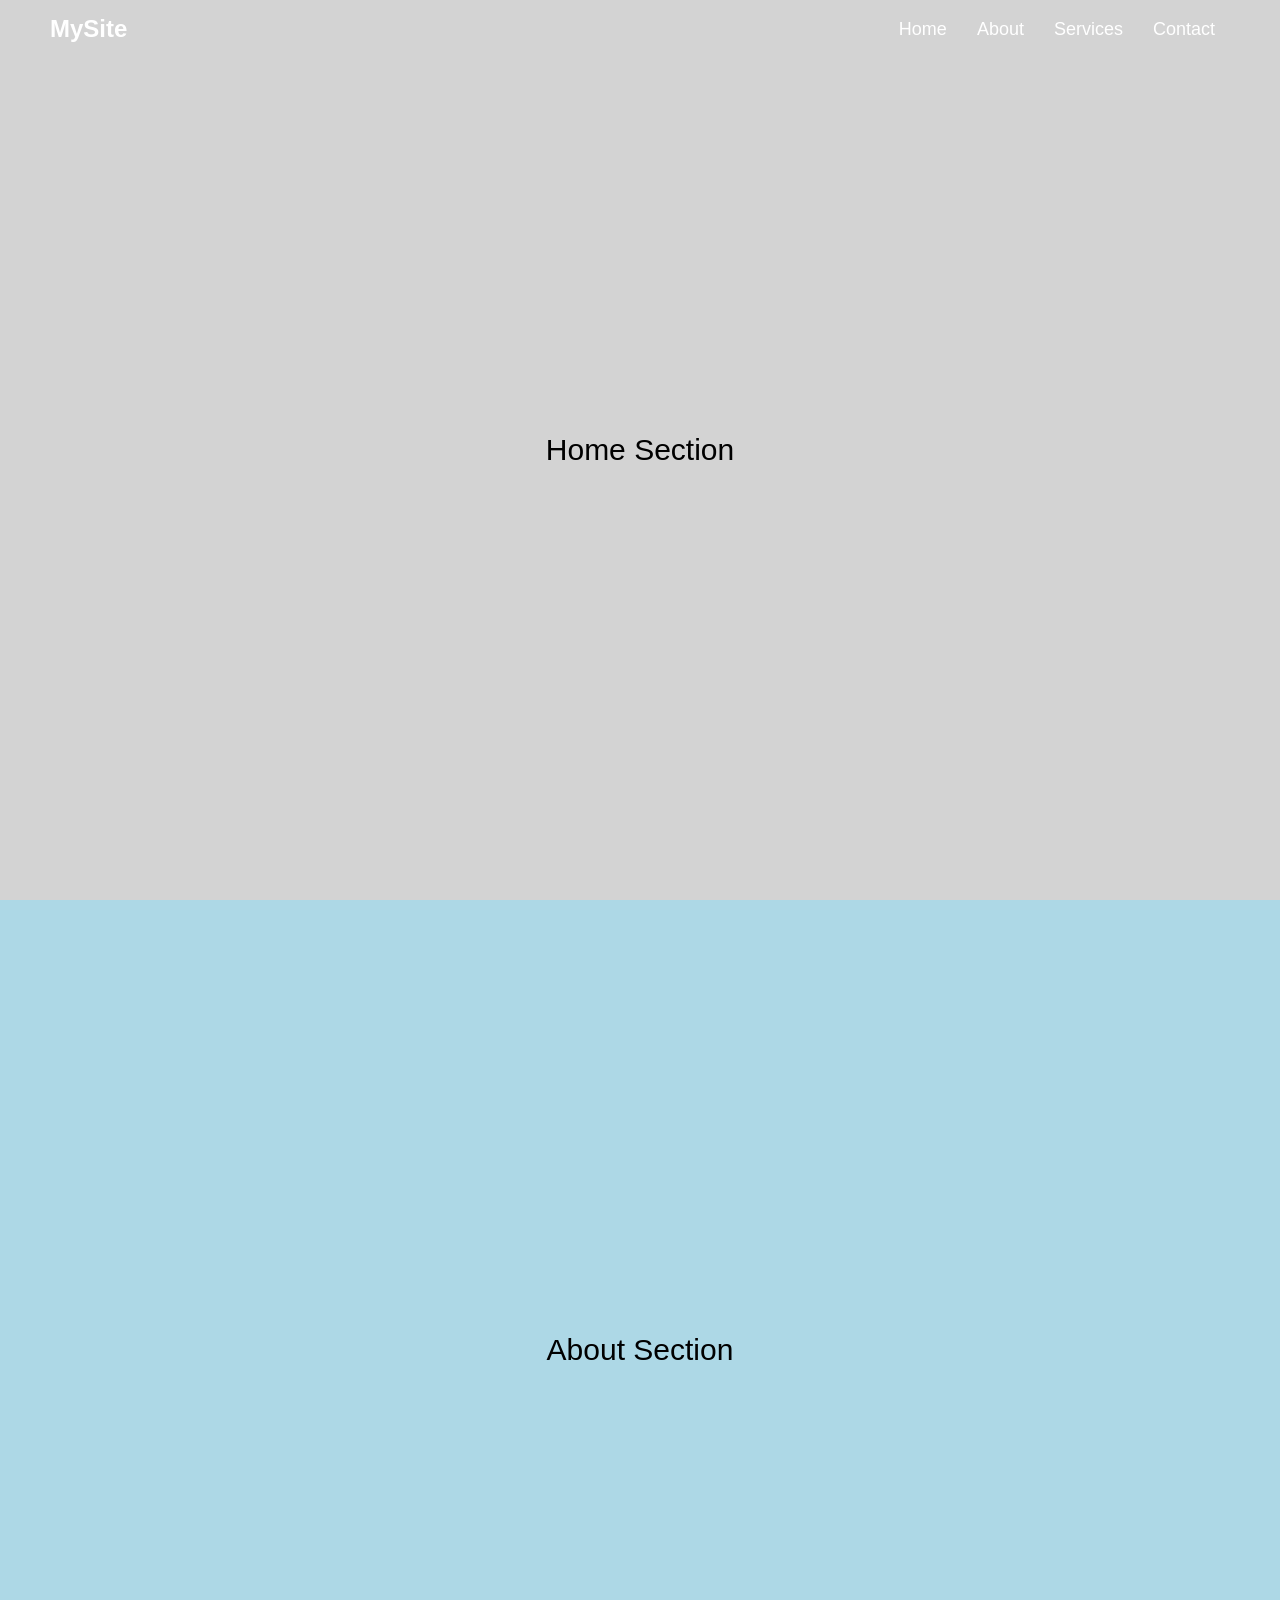
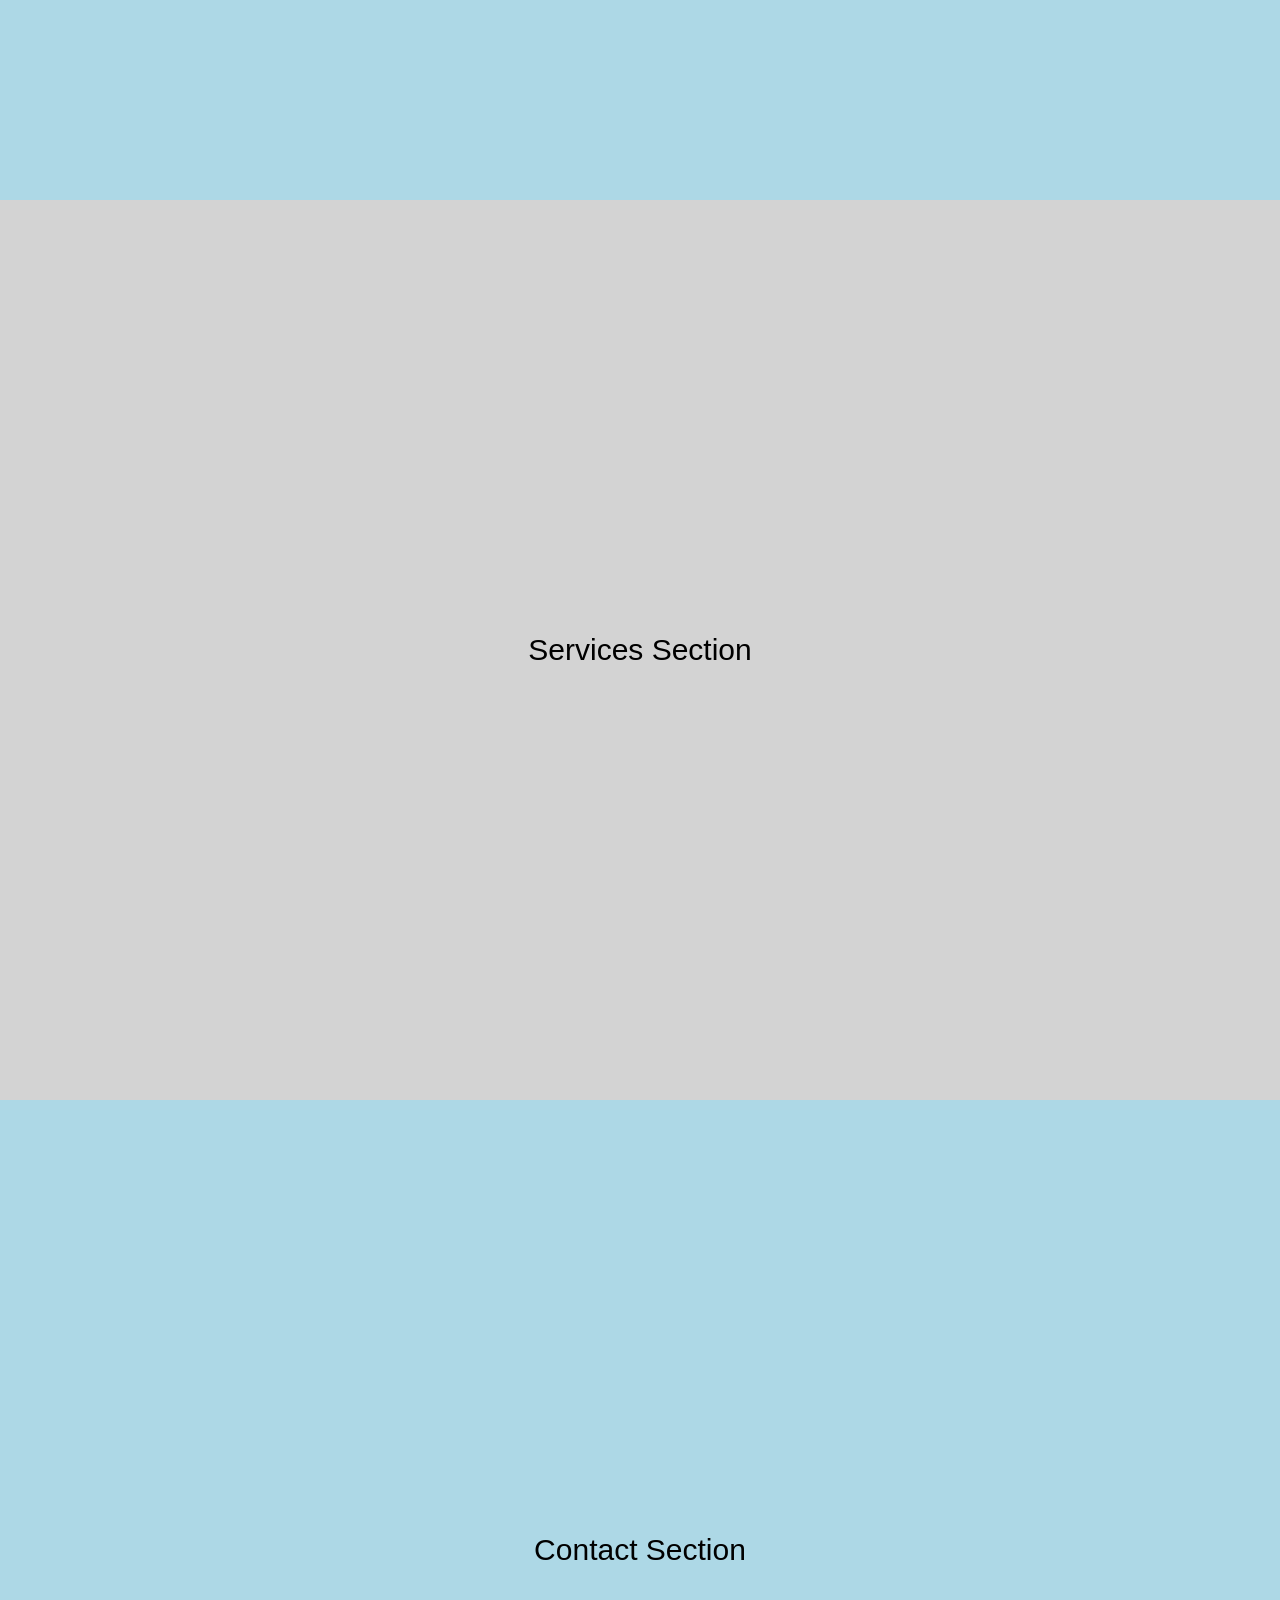
<file: PRODIGY INTERNSHIP TASKS/PRODIGY_WD_01/index.html>
<!DOCTYPE html>
<html lang="en">
<head>
    <meta charset="UTF-8">
    <meta name="viewport" content="width=device-width, initial-scale=1.0">
    <title>Responsive Landing Page</title>
    <link rel="stylesheet" href="style.css">
</head>
<body>

    <!-- Navbar -->
    <nav id="navbar">
        <h2>MySite</h2>
        <ul>
            <li><a href="#">Home</a></li>
            <li><a href="#">About</a></li>
            <li><a href="#">Services</a></li>
            <li><a href="#">Contact</a></li>
        </ul>
    </nav>

    <!-- Sections -->
    <section class="section">Home Section</section>
    <section class="section">About Section</section>
    <section class="section">Services Section</section>
    <section class="section">Contact Section</section>

    <script src="script.js"></script>
</body>
</html>
</file>
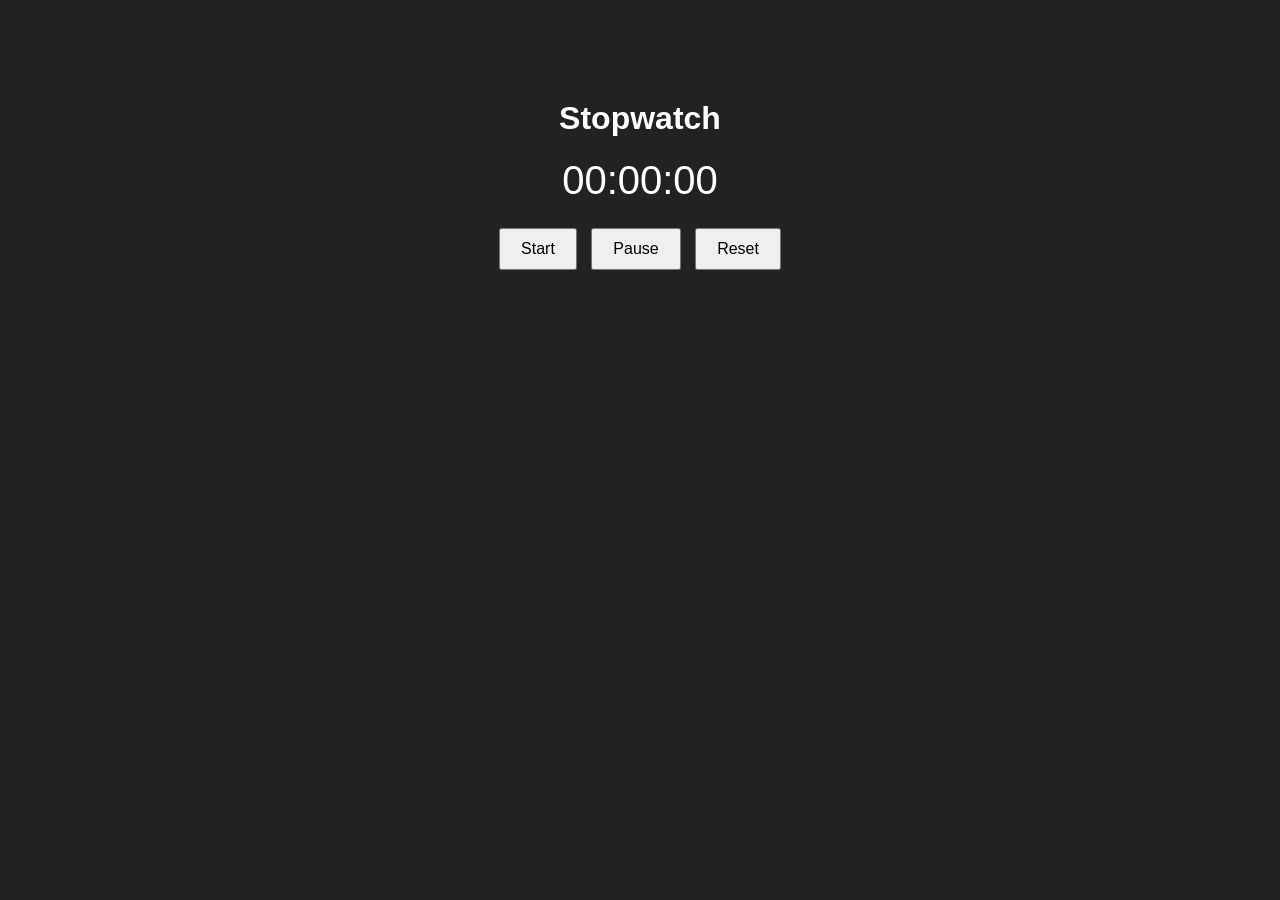
<file: PRODIGY INTERNSHIP TASKS/PRODIGY_WD_02/index.html>
<!DOCTYPE html>
<html lang="en">
<head>
    <title>Stopwatch</title>
    <link rel="stylesheet" href="style.css">
</head>
<body>

<div class="container">
    <h1>Stopwatch</h1>
    <div id="display">00:00:00</div>

    <div class="buttons">
        <button onclick="start()">Start</button>
        <button onclick="pause()">Pause</button>
        <button onclick="reset()">Reset</button>
    </div>
</div>

<script src="script.js"></script>
</body>
</html>
</file>
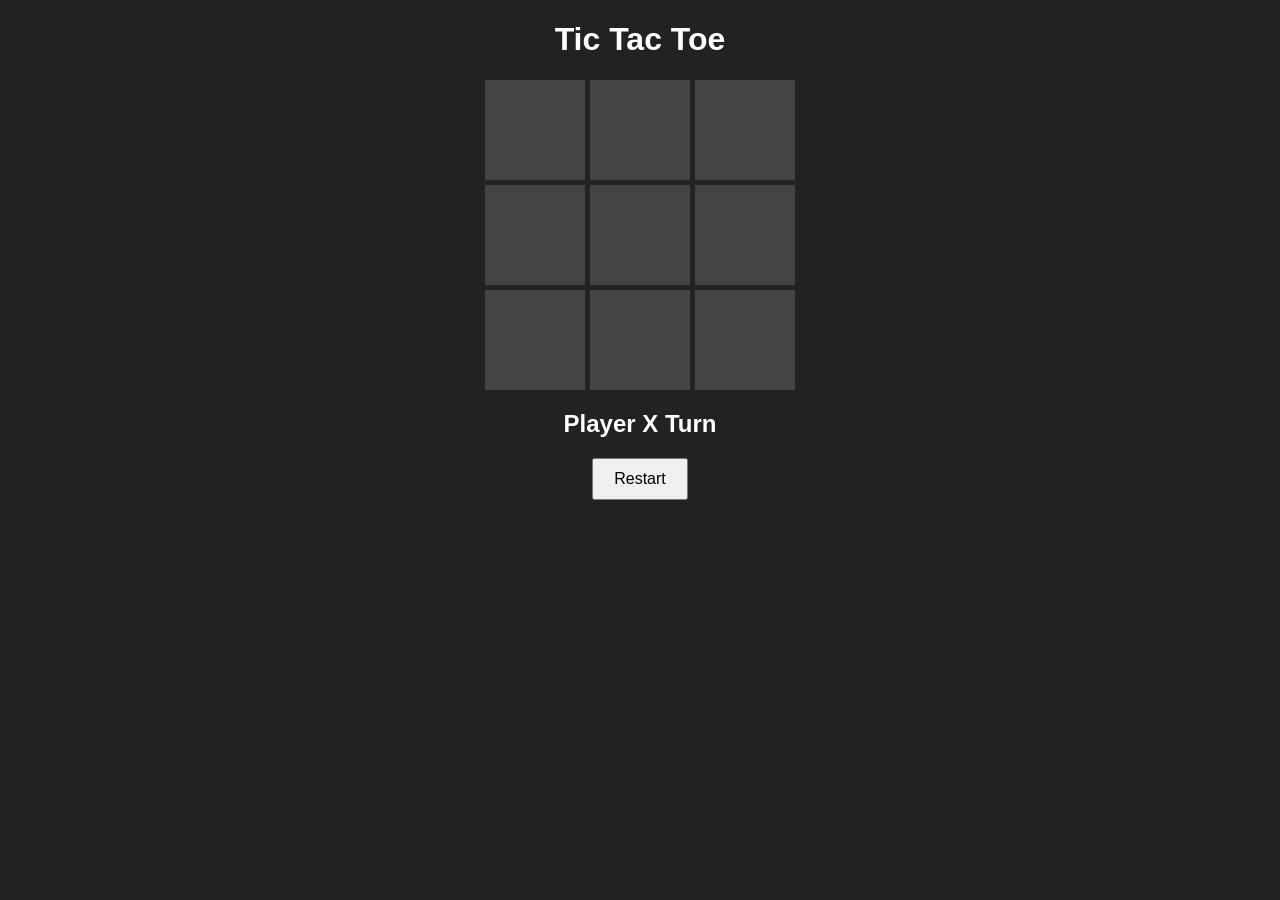
<file: PRODIGY INTERNSHIP TASKS/PRODIGY_WD_03/index.html>
<!DOCTYPE html>
<html>
<head>
    <title>Tic Tac Toe</title>
    <link rel="stylesheet" href="style.css">
</head>
<body>

<h1>Tic Tac Toe</h1>

<div class="board" id="board">
    <div class="cell" onclick="play(this,0)"></div>
    <div class="cell" onclick="play(this,1)"></div>
    <div class="cell" onclick="play(this,2)"></div>
    <div class="cell" onclick="play(this,3)"></div>
    <div class="cell" onclick="play(this,4)"></div>
    <div class="cell" onclick="play(this,5)"></div>
    <div class="cell" onclick="play(this,6)"></div>
    <div class="cell" onclick="play(this,7)"></div>
    <div class="cell" onclick="play(this,8)"></div>
</div>

<h2 id="status">Player X Turn</h2>

<button onclick="resetGame()">Restart</button>

<script src="script.js"></script>
</body>
</html>
</file>
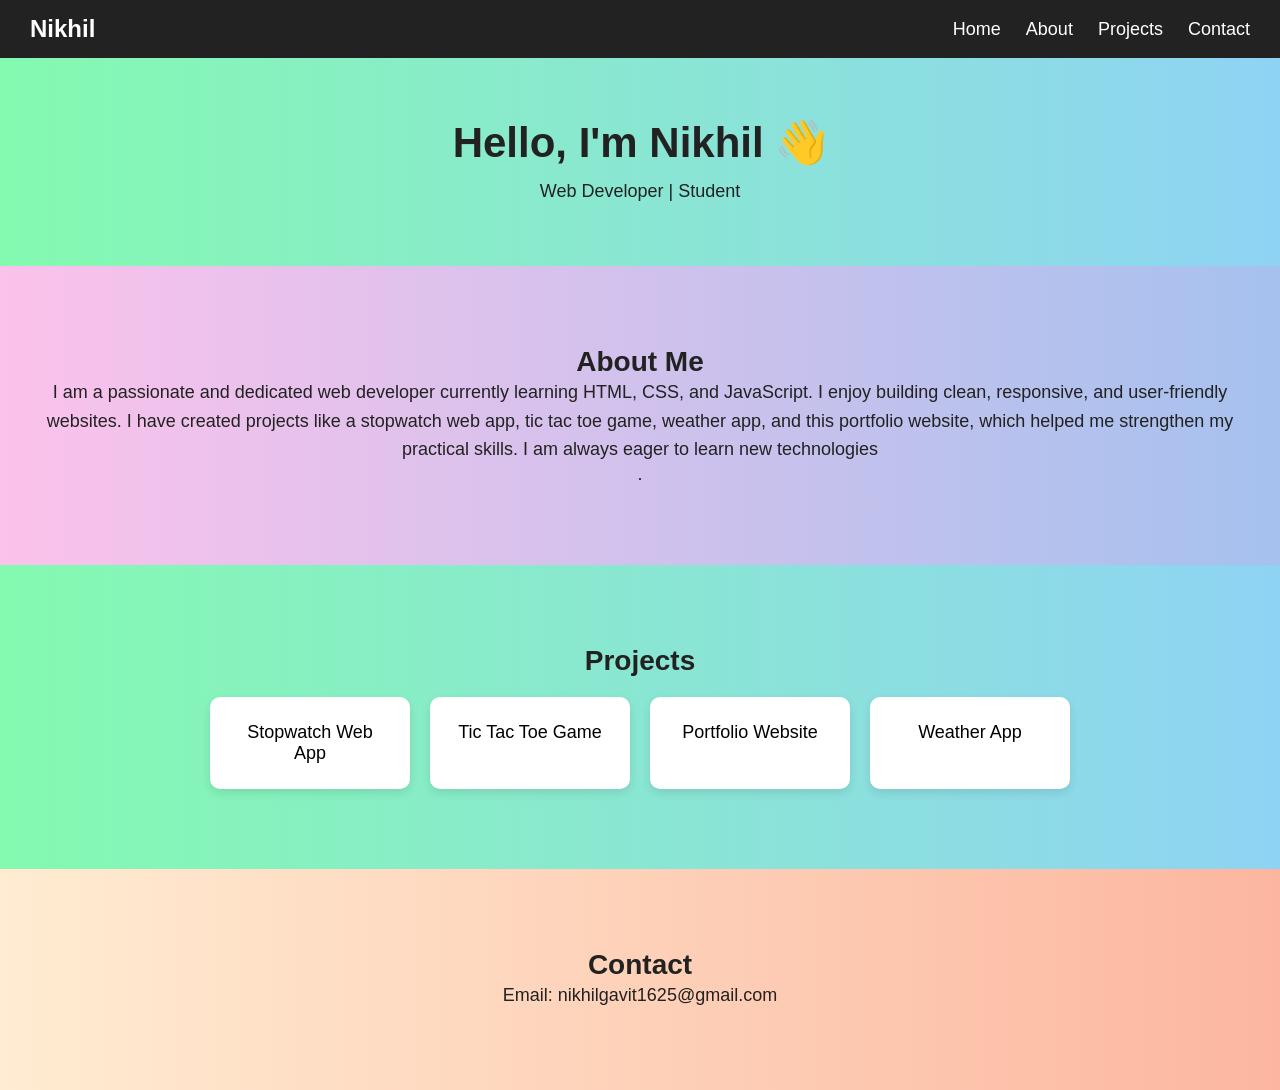
<file: PRODIGY INTERNSHIP TASKS/PRODIGY_WD_04/index.html>
<!DOCTYPE html>
<html>
<head>
    <title>My Portfolio</title>
    <link rel="stylesheet" href="style.css">
</head>
<body>

<!-- Navbar -->
<header>
    <h2>Nikhil</h2>
    <nav>
        <a href="#home">Home</a>
        <a href="#about">About</a>
        <a href="#projects">Projects</a>
        <a href="#contact">Contact</a>
    </nav>
</header>

<!-- Home Section -->
<section id="home" class="section home">
    <h1>Hello, I'm Nikhil 👋</h1>
    <p>Web Developer | Student</p>
</section>

<!-- About -->
<section id="about" class="section">
    <h2>About Me</h2>
    <p><p>
I am a passionate and dedicated web developer currently learning HTML, CSS, and JavaScript. 
I enjoy building clean, responsive, and user-friendly websites. 

I have created projects like a stopwatch web app, tic tac toe game, weather app, and this portfolio website, 
which helped me strengthen my practical skills. I am always eager to learn new technologies 
</p>.</p>
</section>

<!-- Projects -->
<section id="projects" class="section">
    <h2>Projects</h2>
    <div class="project-box">
        <div class="card">Stopwatch Web App</div>
        <div class="card">Tic Tac Toe Game</div>
        <div class="card">Portfolio Website</div>
        <div class="card">Weather App</div>
    </div>
</section>

<!-- Contact -->
<section id="contact" class="section contact">
    <h2>Contact</h2>
    <p>Email: nikhilgavit1625@gmail.com</p>
</section>

</body>
</html>
</file>
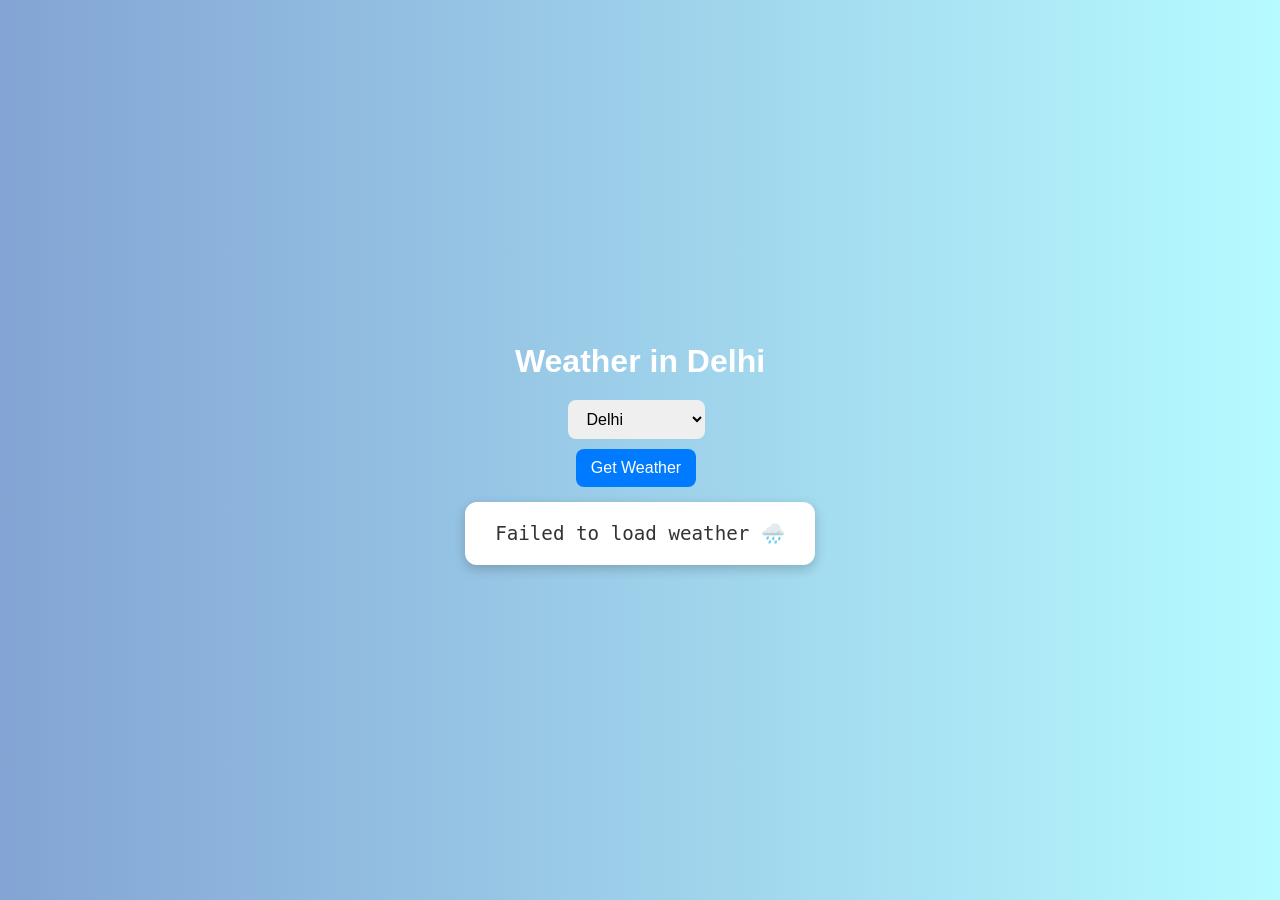
<file: PRODIGY INTERNSHIP TASKS/PRODIGY_WD_05/index.html>
<!DOCTYPE html>
<html>
<head>
  <title>Indian Weather App</title>
  <link rel="stylesheet" href="style.css">
</head>
<body>

  <h2>Weather in <span id="cityName">Delhi</span></h2>

  <select id="citySelect">
    <option value="Delhi">Delhi</option>
    <option value="Mumbai">Mumbai</option>
    <option value="Bangalore">Bangalore</option>
    <option value="Chennai">Chennai</option>
    <option value="Kolkata">Kolkata</option>
    <option value="Hyderabad">Hyderabad</option>
    <option value="Jaipur">Jaipur</option>
    <option value="Ahmedabad">Ahmedabad</option>
  </select>

  <button onclick="getWeather()">Get Weather</button>

  <pre id="weather">Loading...</pre>

   <script src="script.js".js"></script>

</body>
</html>
</file>
<file: PRODIGY INTERNSHIP TASKS/PRODIGY_WD_01/style.css>
* {
    margin: 0;
    padding: 0;
    box-sizing: border-box;
    font-family: Arial, sans-serif;
}

/* Navbar */
nav {
    position: fixed;
    top: 0;
    width: 100%;
    display: flex;
    justify-content: space-between;
    align-items: center;
    padding: 15px 50px;
    background: transparent;
    transition: 0.3s;
    z-index: 1000;
}

/* Scroll effect */
nav.scrolled {
    background: #333;
}

/* Logo */
nav h2 {
    color: white;
}

/* Menu */
nav ul {
    display: flex;
    list-style: none;
}

nav ul li {
    margin: 0 15px;
}

/* Links */
nav ul li a {
    text-decoration: none;
    color: white;
    font-size: 18px;
    transition: 0.3s;
}

/* Hover effect */
nav ul li a:hover {
    color: yellow;
}

/* Sections */
.section {
    height: 100vh;
    display: flex;
    justify-content: center;
    align-items: center;
    font-size: 30px;
}

/* Different colors */
.section:nth-child(even) {
    background: lightgray;
}
.section:nth-child(odd) {
    background: lightblue;
}

/* Responsive */
@media (max-width: 768px) {
    nav {
        flex-direction: column;
    }

    nav ul {
        flex-direction: column;
    }

    nav ul li {
        margin: 10px 0;
    }
}
</file>
<file: PRODIGY INTERNSHIP TASKS/PRODIGY_WD_02/style.css>
body {
    font-family: Arial;
    background: #222;
    color: white;
    text-align: center;
}

.container {
    margin-top: 100px;
}

#display {
    font-size: 40px;
    margin: 20px;
}

button {
    padding: 10px 20px;
    margin: 5px;
    font-size: 16px;
    cursor: pointer;
}
</file>
<file: PRODIGY INTERNSHIP TASKS/PRODIGY_WD_03/style.css>
body {
    text-align: center;
    font-family: Arial;
    background: #222;
    color: white;
}

.board {
    display: grid;
    grid-template-columns: repeat(3, 100px);
    gap: 5px;
    justify-content: center;
    margin: 20px;
}

.cell {
    width: 100px;
    height: 100px;
    background: #444;
    font-size: 40px;
    display: flex;
    align-items: center;
    justify-content: center;
    cursor: pointer;
}

.cell:hover {
    background: #666;
}

button {
    padding: 10px 20px;
    font-size: 16px;
}
</file>
<file: PRODIGY INTERNSHIP TASKS/PRODIGY_WD_04/style.css>
* {
    margin: 0;
    padding: 0;
    box-sizing: border-box;
    font-family: Arial, sans-serif;
}

/* Global Text Size */
body {
    font-size: 18px;
}

/* Navbar */
header {
    display: flex;
    justify-content: space-between;
    align-items: center;
    background: #222;
    color: white;
    padding: 15px 30px;
}

header h2 {
    font-size: 24px;
}

nav a {
    color: white;
    margin-left: 20px;
    text-decoration: none;
    font-size: 18px;
    transition: 0.3s;
}

nav a:hover {
    color: #00bcd4;
}

/* Sections */
.section {
    padding: 80px 20px;
    text-align: center;
}

/* Home Section */
.home {
    background: linear-gradient(to right, #84fab0, #8fd3f4);
    color: #222;
    padding: 60px 20px;
}

.home h1 {
    font-size: 42px;
    margin-bottom: 10px;
}

/* About Section */
#about {
    background: linear-gradient(to right, #fbc2eb, #a6c1ee);
    color: #222;
}

/* Projects Section */
#projects {
    background: linear-gradient(to right, #84fab0, #8fd3f4);
    color: #222;
}

.project-box {
    display: flex;
    justify-content: center;
    flex-wrap: wrap;
    gap: 20px;
    margin-top: 20px;
}

.card {
    background: white;
    color: black;
    padding: 25px;
    width: 200px;
    border-radius: 10px;
    font-size: 18px;
    box-shadow: 0 4px 10px rgba(0,0,0,0.1);
    transition: 0.3s;
}

.card:hover {
    transform: translateY(-10px);
    background: #00bcd4;
    color: white;
}

/* Contact Section */
#contact {
    background: linear-gradient(to right, #ffecd2, #fcb69f);
    color: #222;
}

/* Text */
h2 {
    font-size: 28px;
}

p {
    font-size: 18px;
    line-height: 1.6;
}

/* Smooth Scroll */
html {
    scroll-behavior: smooth;
}
</file>
<file: PRODIGY INTERNSHIP TASKS/PRODIGY_WD_05/style.css>
body {
      font-family: Arial, sans-serif;
      background: linear-gradient(to right, #83a4d4, #b6fbff);
      display: flex;
      flex-direction: column;
      align-items: center;
      justify-content: center;
      height: 100vh;
      margin: 0;
    }

    h2 {
      color: #fff;
      font-size: 2rem;
      margin-bottom: 10px;
    }

    #weather {
      background: #ffffff;
      padding: 20px 30px;
      border-radius: 12px;
      box-shadow: 0 4px 12px rgba(0, 0, 0, 0.2);
      font-size: 1.2rem;
      color: #333;
      min-width: 200px;
      text-align: center;
      margin-top: 15px;
    }

    select, button {
      margin-top: 10px;
      padding: 10px 15px;
      font-size: 1rem;
      border-radius: 8px;
      border: none;
      margin-right: 8px;
    }

    button {
      background-color: #007bff;
      color: white;
      cursor: pointer;
    }

    button:hover {
      background-color: #0056b3;
    }
</file>
